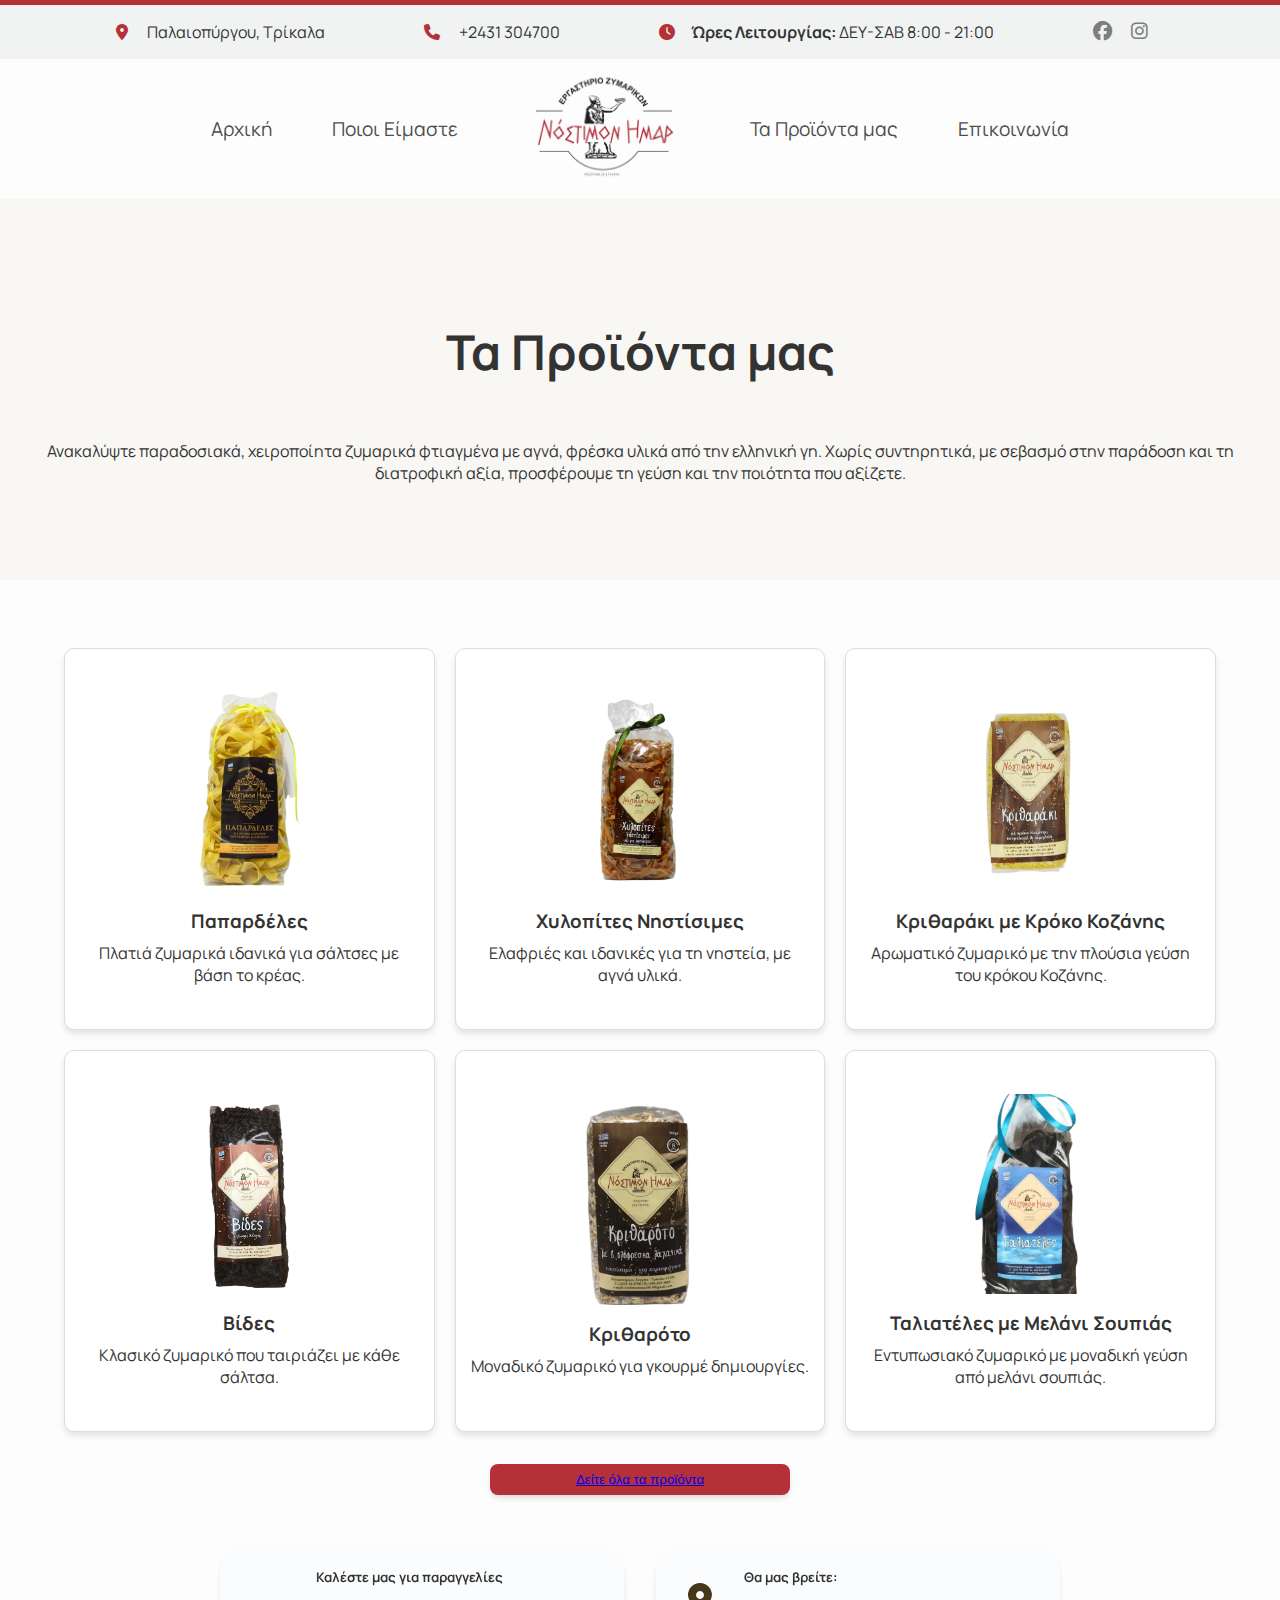
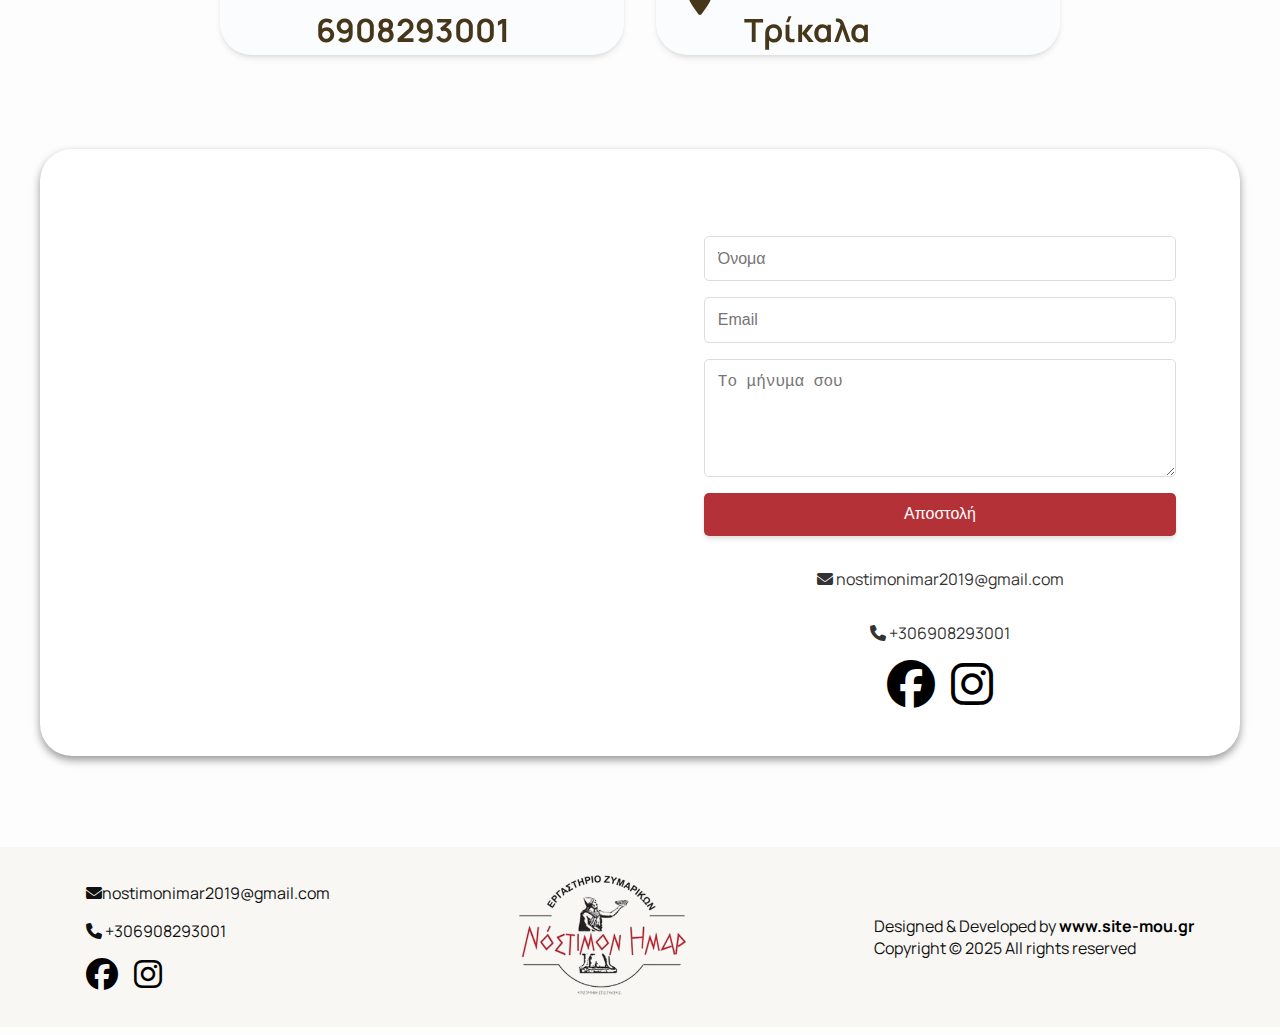
<file: products.html>
<!DOCTYPE html>
<html lang="el">
<head>
    <meta charset="UTF-8">
    <meta name="viewport" content="width=device-width, initial-scale=1.0">
    <title>Χειροποίητα Ζυμαρικά</title>
    <link rel="stylesheet" href="https://cdnjs.cloudflare.com/ajax/libs/font-awesome/6.4.0/css/all.min.css">
    <link rel="preconnect" href="https://fonts.googleapis.com">
    <link rel="preconnect" href="https://fonts.gstatic.com" crossorigin>
    <link href="https://fonts.googleapis.com/css2?family=Comfortaa:wght@300..700&family=Euphoria+Script&family=Ibarra+Real+Nova:ital,wght@0,400..700;1,400..700&family=Inter:ital,opsz,wght@0,14..32,100..900;1,14..32,100..900&family=Jura:wght@300..700&family=Manrope:wght@200..800&family=Montserrat:ital,wght@0,100..900;1,100..900&family=Noto+Serif+Display:ital,wght@0,100..900;1,100..900&family=Nunito:ital,wght@0,200..1000;1,200..1000&family=Roboto+Condensed:ital,wght@0,100..900;1,100..900&family=Roboto:ital,wght@0,100..900;1,100..900&display=swap" rel="stylesheet">
    <link rel="stylesheet" href="styles.css">   
    <style>
        body{
            margin: 0;
            padding: 0;
        }
        nav{
            position: relative;
        }
        .hero-contact{
            position: relative;
            bottom: -3rem;
        }
        .about-container{
            margin: 0;
            /* margin-bottom: 2rem; */
            text-align: center;
        }
        .products-container{
            display: flex;
            flex-direction: column;
            align-items: center;
            padding-top: 3rem;
        }
        
    </style>
</head>
<body>
        
    <div class="directions-header">
        <div class="location-header"><p><i class="fas fa-map-marker-alt"></i> Παλαιοπύργου, Τρίκαλα </p>
        </div>
        
        <div class="phone-header"> <p><i class="fas fa-phone"></i> +2431 304700</p>
        </div>
        <div class="hours-header">   <p><i class="fas fa-clock"></i><b>Ώρες Λειτουργίας:</b> ΔΕΥ-ΣΑΒ 8:00 - 21:00</p>
        </div>
        <div class="social-header">
            <i class="fab fa-facebook"></i>
            <i class="fab fa-instagram"></i>
        </div>
    </div> 

    <nav>
        <a href="index.html">Αρχική</a>
        <a href="#about">Ποιοι Είμαστε</a>
        <a href="index.html"><img src="images/logo1.png" alt="Logo" class="logo"></a>

        <a href="products.html">Τα Προϊόντα μας</a>
        <a href="#contact">Επικοινωνία</a>

    </nav>
    
    
    <section id="about" style="background-color: #F8F7F4;">
        <!-- <img src="images/logo1.png" alt=""> -->
        <h2>Τα Προϊόντα μας</h2>
            <div class="about-container">
                <p>Ανακαλύψτε παραδοσιακά, χειροποίητα ζυμαρικά φτιαγμένα με αγνά, φρέσκα υλικά από την ελληνική γη. Χωρίς συντηρητικά, με σεβασμό στην παράδοση και τη διατροφική αξία, προσφέρουμε τη γεύση και την ποιότητα που αξίζετε.</p>
            </div>
    </section>

    <section id="products">
        <div class="products-container">

            
            <div class="products-grid">
                <div class="product">
                    <img src="images/papardeles.png" alt="Παπαρδέλες">
                    <h3>Παπαρδέλες</h3>
                    <p>Πλατιά ζυμαρικά ιδανικά για σάλτσες με βάση το κρέας.</p>
                </div>
                <div class="product">
                    <img src="images/xilopites.png" alt="Χυλοπίτες Νηστίσιμες">
                    <h3>Χυλοπίτες Νηστίσιμες</h3>
                    <p>Ελαφριές και ιδανικές για τη νηστεία, με αγνά υλικά.</p>
                </div>
            
                <div class="product">
                    <img src="images/kritharaki.png" alt="Κριθαράκι με Κρόκο Κοζάνης">
                    <h3>Κριθαράκι με Κρόκο Κοζάνης</h3>
                    <p>Αρωματικό ζυμαρικό με την πλούσια γεύση του κρόκου Κοζάνης.</p>
                </div>
            
                <div class="product">
                    <img src="images/vides.png" alt="Βίδες">
                    <h3>Βίδες</h3>
                    <p>Κλασικό ζυμαρικό που ταιριάζει με κάθε σάλτσα.</p>
                </div>
            
                <div class="product">
                    <img src="images/kritharoto.png" alt="Κριθαρότο">
                    <h3>Κριθαρότο</h3>
                    <p>Μοναδικό ζυμαρικό για γκουρμέ δημιουργίες.</p>
                </div>
            
                <div class="product">
                    <img src="images/taliateles.png" alt="Ταλιατέλες με Μελάνι Σουπιάς">
                    <h3>Ταλιατέλες με Μελάνι Σουπιάς</h3>
                    <p>Εντυπωσιακό ζυμαρικό με μοναδική γεύση από μελάνι σουπιάς.</p>
                </div>
            </div>
        </div>
        <button class="product-btn"><a href="products.html">Δείτε όλα τα προϊόντα</a></button>
        <div class="hero-contact">
            <div class="hero-contact-details">
                <div>
                    <h3 class="h2"><i class="fas fa-phone"></i></h3 class="h2">
                </div>
                <div class="flex-container">
                    <h5>Καλέστε μας για παραγγελίες</h5>
                    <a href="tel:+306908293001">
                        <h3>6908293001</h3>
                    </a>
                    <p></p>
                </div>
            </div>
            <div class="hero-contact-location">
                <div>
                    <h3 class=""><i class="fas fa-map-marker-alt"></i></h3>
                </div>
                <div class="flex-container">
                    <h5>Θα μας βρείτε:</h5>
                    <a href="https://www.google.com/maps/place/Trikala,+Greece/@39.555888,21.767911,13z">
                        <h3>Τρίκαλα  
                        </h3>
                    </a>
                </div>
            </div>
        </div>
    </section>
    

    <section class="contact">
        <div class="contact-section">
            <div class="map-container">
                <iframe src="https://www.google.com/maps/embed?pb=!1m18!1m12!1m3!1d12565.91332021333!2d21.2266539!3d39.5581294!2m3!1f0!2f0!3f0!3m2!1i1024!2i768!4f13.1!3m3!1m2!1s0x135b017c5fa1fd99%3A0x400f1b3f057a400!2zVHJpa2FsYSwgR3JlZWNlIQ!5e0!3m2!1sen!2s!4v1617609251712" width="600" height="450" style="border:0;" allowfullscreen="" loading="lazy">

                </iframe>
            </div>
            <div class="form-container">
                
                <h2>Στείλτε μας μήνυμα</h2>
                <form>
                    <input type="text" placeholder="Όνομα" required>
                    <input type="email" placeholder="Email" required>
                    <textarea rows="5" placeholder="Το μήνυμα σου" required></textarea>
                    <button type="submit" class="product-btn">Αποστολή</button>
                </form>
                <div class="social-container">
                    <p><i class="fas fa-envelope"></i> nostimonimar2019@gmail.com</p>
                    <p><i class="fas fa-phone"></i> +306908293001</p>
                    <div class="social-icons">
                        <a href="https://www.facebook.com/" class="social-icon" aria-label="Facebook"><i class="fab fa-facebook"></i></a>
                        <a href="https://www.instagram.com/" class="social-icon" aria-label="Instagram"><i class="fab fa-instagram"></i></a>
                    </div>
                </div>
            </div>
        </div>
    </section>

    <footer class="footer">
        <div class="footer-left">
            <p><i class="fas fa-envelope"></i>nostimonimar2019@gmail.com</p>
            <p><i class="fas fa-phone"></i> +306908293001</p>
            <div class="social-icons">
                <a href="https://www.facebook.com/" class="social-icon" aria-label="Facebook"><i class="fab fa-facebook"></i></a>
                <a href="https://www.instagram.com/" class="social-icon" aria-label="Instagram"><i class="fab fa-instagram"></i></a>
            </div>
        </div>
        <a href="index.html"><img src="images/logo1.png" alt="logo" class="footer-logo"></a>

        <div class="footer-rights">
            <div class="copy">Designed & Developed by <a href="https://www.site-mou.gr/"><b>www.site-mou.gr</b></a>            </div>
            <div class="copy"> Copyright © 2025 All rights reserved</div>
        </div>
    </footer>
    <script src="script.js">
         
    </script>
</body>
</html>
</file>
<file: styles.css>
body {
    font-family: "Manrope", serif;
    margin: 0;
    padding: 0;
    background-color: #fdfdfd;
    color: #333;
    display: flex;
    flex-direction: column;
    align-items: center;
    box-sizing: border-box;
}
.logo-mobile{
    display: none;
}
.logo{
    width: 140px;
    height: auto;
    background-color: rgb(255, 255, 255,0);
    background-size: cover;
    background-position: center;
    border-radius: 50%;
    padding: 1rem;
}
.directions-header{
    width: 100%;
    background-color: #F1F3F2;
    display: flex;
    justify-content: center;
    align-items: center;
    gap: 6.2rem;
    border-top: 5px solid #B43237;
}
.directions-header i{
    margin-right: 1rem;
    color: #B43237;
}
.directions-header .social-header i{
    color: #7e7e7e;
    cursor: pointer;
    transition: color 0.4s ease;
    font-size: 1.2rem;
}
.directions-header .social-header i:hover{
    color: #B43237;
}
/* .directions-header .social-header{
    border-left:2px solid #B43237;
    padding-left: 1rem;
} */
/* #hero {
    width: 100%;
    height: 100vh;
    background: url('/images/hero2.png'); 
    background-size: cover;
    background-position: center;
    background-repeat: no-repeat;
    color: white;
    display: flex;
    flex-direction: column;
    justify-content: center;
    align-items: center;
    text-align: center;
    gap: 0;
} */

#hero {
    position: relative;
    width: 100%;
    height: 80vh;
    overflow: hidden; /* Ensures no overflow beyond the section */
    color: white;
    display: flex;
    flex-direction: column;
    justify-content: center;
    align-items: center;
    text-align: center;
    gap: 0;
}

#hero video {
    position: absolute;
    top: 0;
    left: 0;
    width: 100%;
    height: 100%;
    object-fit: cover; /* Ensures the video covers the entire area */
    z-index: -1; /* Places the video behind all content */
    pointer-events: none; /* Prevents interaction with the video */
}



.hero-text{
    height: 100%;
    width: 100%;
    background-color: #2222224b;
    display: flex;
    flex-direction: column;
    align-items: center;
    justify-content: center;
    /* padding-bottom: 10rem; */
    gap: 0;
}
.hero-text .product-btn {
    background-color: #B43237;
    color: white;
    padding: 1rem 2rem;
    font-size: 1.2rem;
    width: max-content;
}
.hero-text p{
    max-width: 1000px;
}
.pasta-image{
    max-width: 500px; 
    /* background-color: #264653; */
}
.pasta-image-container{
    /* width: 100%; */
    position: absolute;
    top: 15rem;
    box-shadow: rgba(33, 35, 38, 0.1) 0px 10px 10px -10px;
    border-radius: 56px ;
    padding: 0 2rem;
}
nav {
    position: absolute;
    /* top: 2rem; */
    width: 100%;
    height: 140px;
    display: flex;
    justify-content: center;
    align-items: center;
    gap: 20px;
    z-index:999;
}
nav, .hero-text, .hero-contact {
    position: relative; /* Ensures these elements stack above the video */
    z-index: 1;
}

nav a {
    color: rgb(77, 77, 77);
    /* width: 180px; */
    text-decoration: none;
    font-weight: normal;
    font-size: 1.2rem;
    padding: 10px 20px;
    border-radius: 5px;
    transition: background-color 0.3s;
    text-align: center;
}
nav a:hover {
    color: #B43237;
}


.hero-text h1 {
    font-size: 2.4rem;
    font-weight: 500;
    margin: 0;
}
.text-animation {
    font-size: 1.8rem;
    padding: 1rem;
    padding-right: 0.2rem;
    height: 40px;
}
.text-animation-wrapper{
    height: 80px;
    display: flex;
    align-items: center;
}
section{
    padding: 20px;
    max-width: 100%;
    margin: 0;
    display: flex;
    flex-direction: column;
    align-items: center;
}
#products{
    width: 90%;
    margin-bottom: 5rem;
}
#about{
    width: 100%;
    padding: 5rem 0;
}
#about img{
    width: 300px;
}
.about-container{
    max-width: 1200px;
}
.products-container{
    max-width: 1200px;
}
.products-grid {
    display: grid;
    grid-template-columns: repeat(3, 1fr); /* 3 στήλες */
    grid-gap: 20px; /* Απόσταση μεταξύ των στοιχείων */
    max-width: 1200px; /* Ορίζουμε μέγιστο πλάτος */
    margin: 0 auto; 
    margin-bottom: 2rem;
}

.product {
    border: 1px solid #ddd;
    border-radius: 10px;
    padding: 15px;
    background-color: #fff;
    text-align: center;
    box-shadow: 0px 4px 6px rgba(0, 0, 0, 0.1);
    transition: transform 0.3s ease, box-shadow 0.3s ease;

    /* Set fixed height for uniformity */
    display: flex;
    flex-direction: column;
    justify-content: center; /* Space between text and image */
    height: 350px; /* Fixed height for all cards */
}
.product-btn{
    padding:  0.5rem 1rem;
    border: none;
    box-shadow: rgba(0, 0, 0, 0.1) 0px 4px 6px -1px, rgba(0, 0, 0, 0.06) 0px 2px 4px -1px;
    width: 300px;
    cursor: pointer;
    transition: all 0.5s ease;
    border-radius: 8px;
    background-color: #B43237;
    color: white;
}

.product-btn:hover {
    background-color:#a07940 ;
    color:white ;

}

.product h3{
    margin: 0;
    margin-bottom: 0.5rem;
}
.product p{
    margin: 0;
}
.product img {
    /* Force images into consistent size */
    max-width: 100%;
    height: 200px; /* Fixed height for images */
    object-fit:contain; 
    margin-bottom: 1rem;
}


.product:hover {
    transform: scale(1.05); /* Ελαφρύ zoom στο hover */
    box-shadow: 0px 6px 10px rgba(0, 0, 0, 0.2); /* Ενίσχυση σκιάς στο hover */
}

@media (max-width: 768px) {
    .product {
        height: auto; /* Allow height to adjust for smaller screens */
    }

    .product img {
        height: 150px; /* Reduce image height for smaller devices */
    }
    .products-grid {
        display: grid;
        grid-template-columns: repeat(1, 1fr); /* 3 στήλες */
        grid-gap: 20px; /* Απόσταση μεταξύ των στοιχείων */
        max-width: 360px; /* Ορίζουμε μέγιστο πλάτος */
        margin: 0 auto; /* Κεντράρισμα στο μέσο της σελίδας */
    }
}

/* CONTACT FORM */
.contact{
    margin: 0;
    padding: 0;
    display: flex;
    justify-content: center;
    align-items: center;
    width: 100%;
    max-width: 1200px;
    height: 740px;
}
.contact-section {
    display: grid;
    grid-template-columns: 1fr 1fr;
    width: 100%;
    background: #fff;
    box-shadow: 0 4px 8px rgba(0, 0, 0, 0.4);
    overflow: hidden;
    border-radius: 2rem;
    margin-bottom: 3rem;
}

.map-container {
    height: 100%;
}

.map-container iframe {
    width: 100%;
    height: 100%;
    border: none;
}

.form-container {
    padding: 0 4rem 3rem;
    margin: 0;
}

.form-container h2 {
    color: black;
    margin-bottom: 1rem;
    font-size: 2rem;
}

.form-container form {
    display: flex;
    flex-direction: column;
}

.form-container input,
.form-container textarea,
.form-container button {
    margin-bottom: 1rem;
    padding: 0.8rem;
    border: 1px solid #ddd;
    border-radius: 5px;
    font-size: 1rem;
}

.form-container input:focus,
.form-container textarea:focus {
    outline: none;
    border-color: black;
}

.form-container button {
    color: white;
    border: none;
    cursor: pointer;
    width: 100%;
    transition: background-color 0.3s ease;
}

.form-container button:hover {
    background-color: #a07940;
    color: white;
}
.form-container p{
    font-size: 1rem;
    margin-bottom: 1rem;
}

.social-icons{
    display: flex;
    gap: 1rem;
}
.social-icon i{
    transition: all ease 0.3s;
    font-size: 3rem;
    color: black;
}
.social-icon i:hover{
    transform: translateY(-3px);
    color: #9e773d;
}
.social-container{
    display: flex;
    flex-direction: column;
    align-items: center;
}

@media (max-width: 1000px) {
    .contact-section {
        display: flex;
        flex-direction: column-reverse;
    }
    .contact-section:first-child{
        order: 2;
    }
    .contact-section:last-child{
        order: 1;
    }
    .map-container iframe{
        height: 400px;
    }
}
@media (max-width: 550px) {
    .form-container {
        padding: 1rem 4rem;
        margin-bottom: 2rem;
    }
}
footer{
    /* background-image: url(images/wooden-texture-looking-out-dark-background.jpg); */
    background-position: bottom;
}
.footer{
    width: 100%;
    height: 180px;
    background-color: #F8F7F4;
    display: flex;
    align-items: center;
    justify-content: space-around;
    color: rgb(17, 17, 17);
    position: relative;
}
.footer-rights{
    display: flex;
    flex-direction: column;
    align-items:start;
}
.footer-rights a{
    text-decoration: none;
    color: rgb(0, 0, 0);
}
.footer-container{
    /* max-width: 1080px; */
    margin: 0 auto;
    height: 160px;
    background-color: #3A9B88;
    display: flex;
    align-items: center;
    justify-content: space-around;
    color: white;
    position: relative;
    background-color: #3A9B88;
}

.footer .social-icons a i{
    font-size: 2rem;
    color: #000000;
}
.footer-left{
    display: flex;
    flex-direction: column;
    align-items: start;
    justify-content: center;
    gap: 0;
}
.footer-left p{
    margin: 0;
    padding-bottom: 1rem;
}
.footer-logo{
    height: 10rem;
    border-radius: 50%;
    padding: 1rem;
}

@media (max-width: 1000px) {
    .footer-left{
        display: none;
    }
}
@media (max-width: 500px) {
    .footer{
        flex-direction: column;
        align-items: center;
        justify-content: center;
    }
    .footer-rights{
        align-items: center;
        flex-direction: column-reverse;
    }
    h1{
        font-size: 60px;
    }
    h2{
        font-size: 36px;
    }
}


@media (max-width:700px) {
   
    .logo-mobile{
        width: 140px;
    }
    #hero .logo{
        width: 120px;
        margin-top: 2rem;
    }
    .about-container{
        padding: 0 3rem;
    }
    .directions-header{
        flex-direction: column;
        gap: 0;
        align-items: start;
        padding-left: 4rem;
        display: none;
    }
    nav{
        display: none;
    }

    
}
h1{ font-size: 72px;
    opacity: 0;
    transform: translateY(100px);
    transition: opacity 1s ease, transform 1s ease;}

h2{ font-size: 48px;
    opacity: 0;
    transform: translateY(50px);
    transition: opacity 1s ease, transform 1s ease;}

.h2{
    opacity: 0;
    transform: translateY(50px);
    transition: opacity 1s ease, transform 1s ease;
}
h1.show{
    opacity: 1;
    transform: translateY(0);
}
h2.show{
    opacity: 1;
    transform: translateY(0);
}
.h2.show{
    opacity: 1;
    transform: translateY(0);
}

.hero-contact{
    position: absolute;
    width: 100%;
    bottom: 5rem;
    z-index: 999;
    display: flex;
    align-items: center;
    justify-content: center;
    gap: 2rem;
    padding-right: 0;
}
.hero-contact p{
    color: black;
}
.hero-contact-details, .hero-contact-location{
    display: flex;
    background-color: rgba(240, 248, 255,0.2);
    backdrop-filter: blur(12px);
    flex-direction: row;
    align-items: center;
    justify-content: start;
    border-radius: 2rem;
    padding: 1rem 2rem;
    gap: 2rem;
    width: 340px;
    height: 80px;
    box-shadow: rgba(0, 0, 0, 0.1) 0px 4px 6px -1px, rgba(0, 0, 0, 0.06) 0px 2px 4px -1px;
}
.hero-contact-social{
    display: flex;
    background-color: rgba(240, 248, 255,1);
    flex-direction: column;
    align-items: center;
    justify-content: center;
    border-radius: 2rem;
    padding: 1rem 2rem;
    gap: 0;
    width: 400px;
    height: 180px;
    box-shadow: rgba(0, 0, 0, 0.1) 0px 4px 6px -1px, rgba(0, 0, 0, 0.06) 0px 2px 4px -1px;
}
#hero h1{
    color: #ffffff;
    font-size: 4rem;
    background-color: #b432366e;
    padding: 0.5rem 2rem;
}
.hero-contact h3{
    color: #47371a;
    font-size: 2rem;
    margin: 0;
}
#hero h5{
    font-size: 1.2rem;
    margin: 0;
}
.hero-contact a{
    text-decoration: none;
}

.flex-container{
    display: flex;
    flex-direction: column;
    align-items: start;
    height: 100%;
    justify-content:center;
}
.flex-container p{
    margin: 0;
}

@media (width<1000px) {
.hero-contact{
    position: absolute;
    gap: 1rem;
    padding-right: 0;
    justify-content: center;
}
.hero-contact-details, .hero-contact-location, .hero-contact-social{
    width: 340px;
    height: 160px;
}
.hero-contact h3{
    font-size: 28px;
}
.hero-contact h1{
    font-size: 3rem;
}
.hero-contact a{
    text-decoration: none;
}

}
.cursor {
    display: inline-block;
    font-weight: bold;
    animation: blink 0.8s step-start infinite;
    margin: 0;
    padding: 0;
    font-size: 2rem;
}
@media (width<550px) {

    .hero p {
        max-width: 300px;
    }
    .hero-right{
        height: 520px;
    }
    .hero-contact-details, .hero-contact-location, .hero-contact-social{
        width: 160px;
        height: 70px;
        padding: 1rem;
        gap: 1rem;
    }
    .hero-contact h3{
        font-size: 18px;
    }

    .hero-contact h1{
        font-size: 1rem;
    }
    .hero h2{
        font-size: 2.2rem;
        font-weight: 400;
    }
    .hero-contact a{
        text-decoration: none;
    }    
    .hero-contact{
        bottom: -2rem;
        z-index: 999;
        display: flex;
        align-items: center;
        justify-content: center;
        gap: 1rem;
    }
    #hero h1{
        font-size: 2rem;
    }
    .text-animation{
        font-size: 1rem;
        display: flex;
        align-items: center;
    }
    .text-animation span{
        display: none;
    }
    .products-container{
        margin-bottom: 2rem;
    }
    .logo-mobile{
        display: block;
    }
}

@keyframes blink {
    50% {
        opacity: 0;
    }
}
</file>
